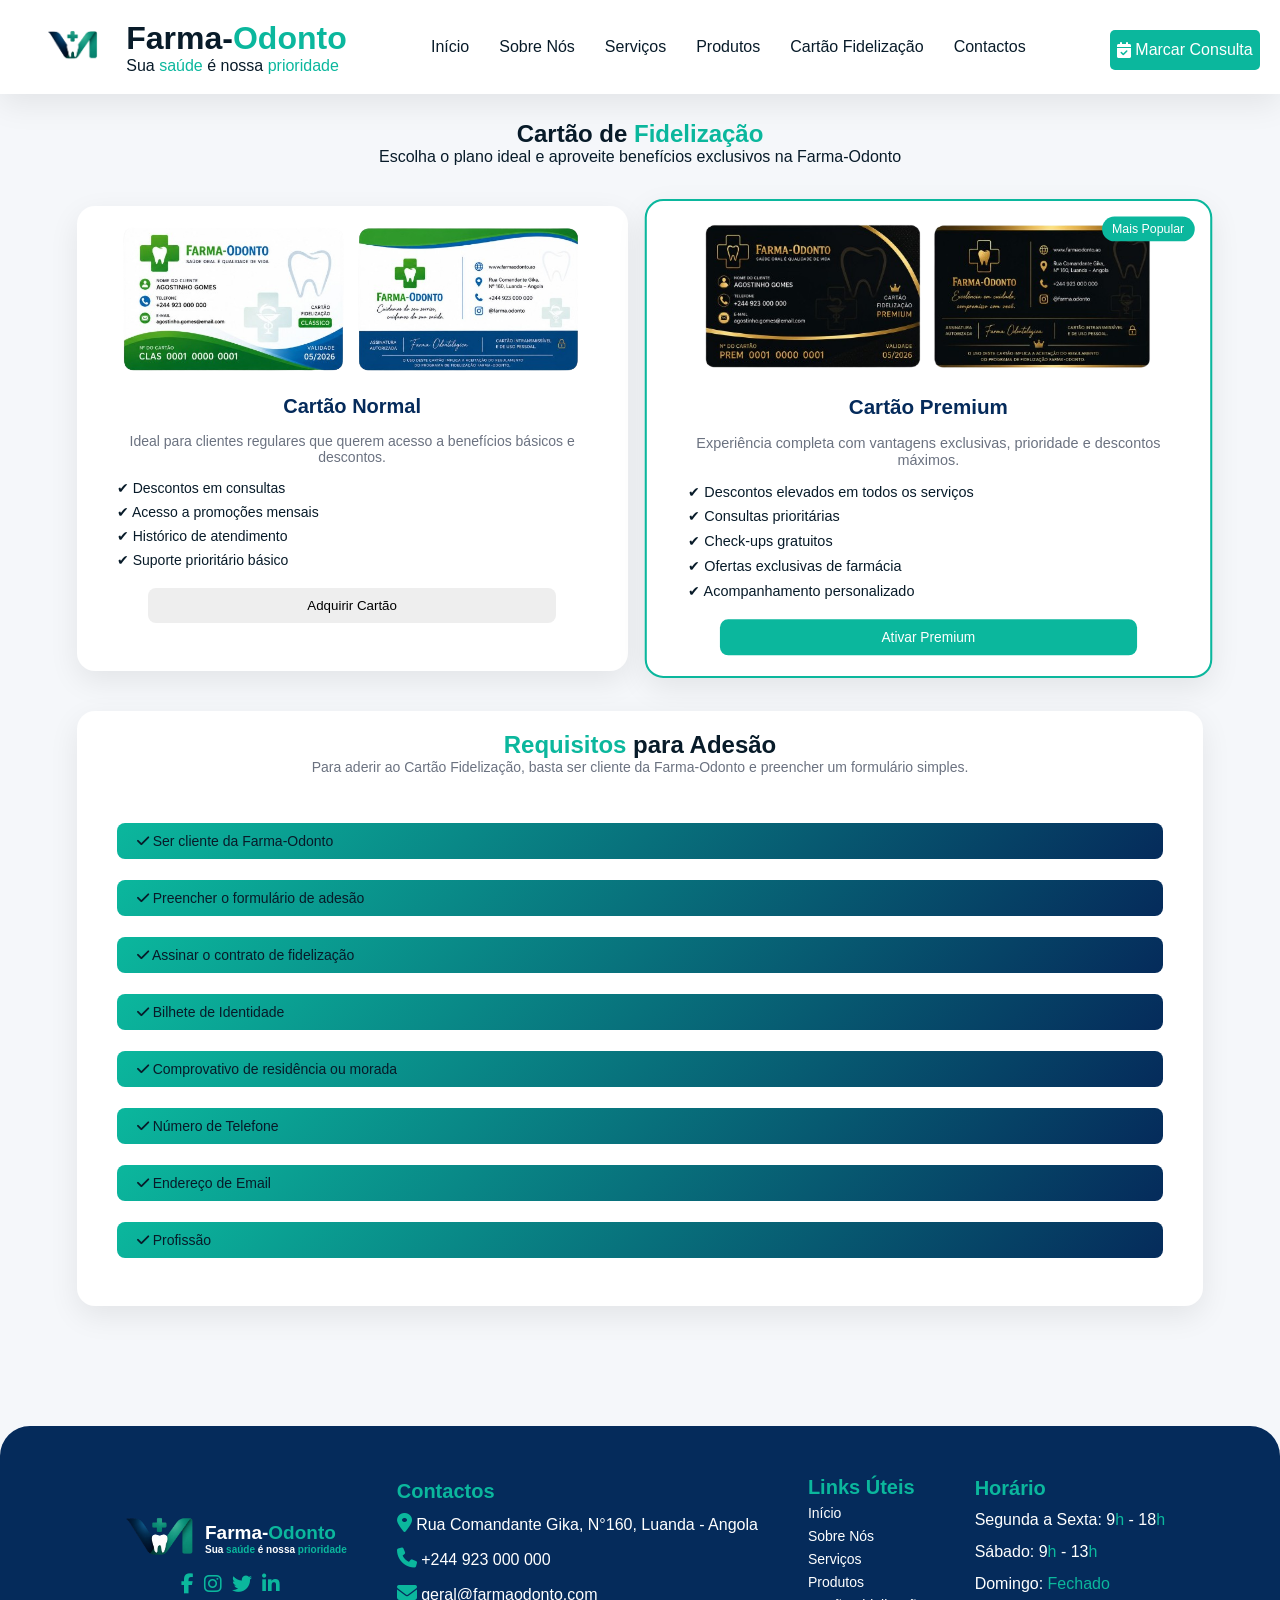
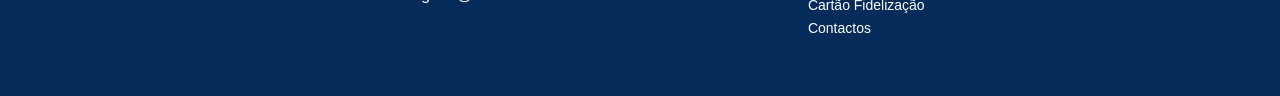
<file: fidelizacao.html>
<!DOCTYPE html>
<html lang="pt-pt">
<head>
    <meta charset="UTF-8">
    <meta name="viewport" content="width=device-width, initial-scale=1.0">
    <title>Farma-Odonto Clínica & Farmácia</title>
    <!--Link do CSS-->
    <link rel="stylesheet" href="Styles/style.css">
    <link rel="stylesheet" href="Styles/services.css"> 
    <link rel="stylesheet" href="Styles/fidelizacao.css"> 
    
    <!--Link JS-->
    <script src="JS/script.js" defer></script>
    <script src="JS/services.js" defer></script>
    <!--Link Awesome-->
    <link rel="stylesheet" href="https://cdnjs.cloudflare.com/ajax/libs/font-awesome/6.0.0-beta3/css/all.min.css">
    <link rel="stylesheet" href="https://cdnjs.cloudflare.com/ajax/libs/font-awesome/6.5.1/css/all.min.css" integrity="sha512-DTOQO9RWCH3ppGqcWaEA1BIZOC6xxalwEsw9c2QQeAIftl+Vegovlnee1c9QX4TctnWMn13TZye+giMm8e2LwA==" crossorigin="anonymous" referrerpolicy="no-referrer" />
    <!--Link do Favicon-->
    <link rel="shortcut icon" href="img/logoFarma.png" type="image/x-icon">

</head>
<body>
  <!--Header-->
    <header>
        <div class="logo-text">
            <div class="img">
                 <img src="img/logoFarma.png" alt="farma-Odonto" class="logo">
            </div>
            <div class="text-logo">    
                <h1>Farma-<span>Odonto</span></h1>
                <p>Sua <span>saúde</span> é nossa <span>prioridade</span></p>
            </div>
        </div>
        <nav>
            <ul class="nav-links">
                <li><a href="index.html">Início</a></li>
                <li><a href="sobre.html">Sobre Nós</a></li>
                <li><a href="servicos.html">Serviços</a></li>
                <li><a href="produtos.html">Produtos</a></li>
                <li><a href="fidelizacao.html">Cartão Fidelização</a></li>
                <li><a href="contactos.html">Contactos</a></li>
 
            </ul>
        </nav>  
      <a href="marcarConsulta.html" class="btn-central">
            <i class="fas fa-calendar-check"></i>  Marcar Consulta 
        </a>
    </header>


<section class="fidelizacao-section">

    <div class="services-header">
        <h2>Cartão de <span>Fidelização</span></h2>
        <p>Escolha o plano ideal e aproveite benefícios exclusivos na Farma-Odonto</p>
    </div>

    <div class="cards-grid">

        <!-- CARTÃO NORMAL -->
        <div class="service-card premium-card">

            <img src="img/fidelizacaoSimple.png" alt="Cartão Normal">

            <h4>Cartão Normal</h4>

            <p>
                Ideal para clientes regulares que querem acesso a benefícios básicos e descontos.
            </p>

            <ul>
                <li>✔ Descontos em consultas</li>
                <li>✔ Acesso a promoções mensais</li>
                <li>✔ Histórico de atendimento</li>
                <li>✔ Suporte prioritário básico</li>
            </ul>

            <button class="btn-card">Adquirir Cartão</button>

        </div>

        <!-- CARTÃO PREMIUM -->
        <div class="service-card premium-card highlight">

            <img src="img/fidelizacao.png" alt="Cartão Premium">

            <div class="badge">Mais Popular</div>

            <h4>Cartão Premium</h4>

            <p>
                Experiência completa com vantagens exclusivas, prioridade e descontos máximos.
            </p>

            <ul>
                <li>✔ Descontos elevados em todos os serviços</li>
                <li>✔ Consultas prioritárias</li>
                <li>✔ Check-ups gratuitos</li>
                <li>✔ Ofertas exclusivas de farmácia</li>
                <li>✔ Acompanhamento personalizado</li>
            </ul>

            <button class="btn-card primary">Ativar Premium</button>

        </div>

    </div>



    <div class="cards-grid">

        <!-- CARTÃO NORMAL -->
        <div class="service-card premium-card">
                <div class="services-header">
        <h2><span>Requisitos</span> para Adesão</h2>
        <p>Para aderir ao Cartão Fidelização, basta ser cliente da Farma-Odonto e preencher um formulário simples.</p>
        </div>


        <ul class="requisitos">
            <li> <i class="fas fa-check"></i> Ser cliente da Farma-Odonto</li>
            <li> <i class="fas fa-check"></i> Preencher o formulário de adesão</li>
            <li> <i class="fas fa-check"></i> Assinar o contrato de fidelização</li>
            <li> <i class="fas fa-check"></i> Bilhete de Identidade</li>
            <li> <i class="fas fa-check"></i> Comprovativo de residência ou morada</li>
            <li> <i class="fas fa-check"></i> Número de Telefone</li>
            <li> <i class="fas fa-check"></i> Endereço de Email</li>
            <li> <i class="fas fa-check"></i> Profissão</li>
        </ul>
            

        </div>






</section>


<footer>
    <div class="footer-content">
       <div class="footer1">
           <div class="logo-text">
                <div class="img">
                     <img src="img/logoFarma.png" alt="farma-Odonto" class="logo">
                </div>
                <div class="text-logo">
                    <h1>Farma-<span>Odonto</span></h1>
                    <p>Sua <span>saúde</span> é nossa <span>prioridade</span></p>
                </div>
            </div>
            <div class="footer-redes-sociais">
                <a href="#"><i class="fa-brands fa-facebook-f"></i></a>
                <a href="#"><i class="fa-brands fa-instagram"></i></a>
                <a href="#"><i class="fa-brands fa-twitter"></i></a>
                <a href="#"><i class="fa-brands fa-linkedin-in"></i></a>
            </div>
       </div>

         <div class="footer2">
              <h3>Contactos</h3>
              <li>
                  <p><i class="fa-solid fa-location-dot"></i> Rua Comandante Gika, N°160, Luanda - Angola</p>
              </li>
              <li>
                  <p><i class="fa-solid fa-phone"></i> +244 923 000 000</p>
              </li>
              <li>
                  <p><i class="fa-solid fa-envelope"></i> geral@farmaodonto.com</p>
              </li>
         </div>

        <div class="footer3">
            <h3>Links Úteis</h3>
            <ul>

            <li>
                <a href="#">Início</a>
                
            </li>
            <li>
                <a href="#">Sobre Nós</a>
            </li>
            <li>
                <a href="#">Serviços</a>
            </li>
            <li>
                <a href="#">Produtos</a>
            </li>
            <li>
                <a href="#">Cartão Fidelização</a>
            </li>
            <li>
                <a href="#">Contactos</a>
            </li>
            </ul>
        </div>


        <div class="footer4">
            <h3>Horário </h3>
            <p>Segunda a Sexta: 9<span>h</span> - 18<span>h</span></p>
            <p>Sábado: 9<span>h</span> - 13<span>h</span></p> 
            <p>Domingo: <span>Fechado</span></p>

        </div>

    </footer>

    
</body>
</html>
</file>
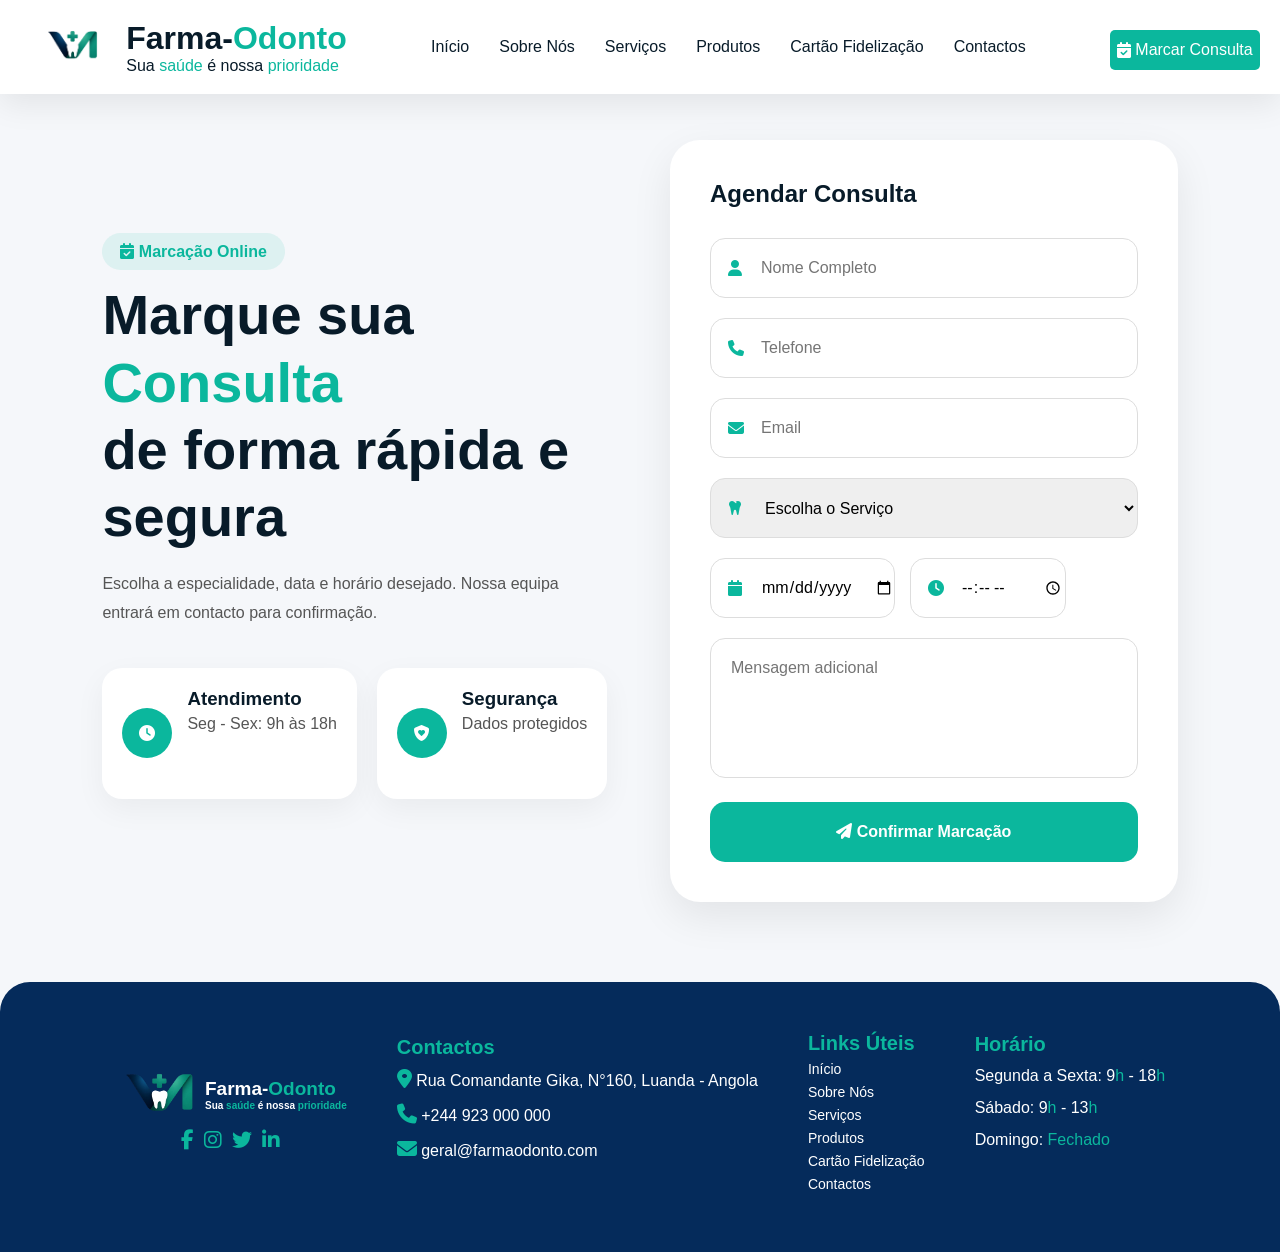
<file: marcarConsulta.html>
<!DOCTYPE html>
<html lang="pt-pt">
<head>
    <meta charset="UTF-8">
    <meta name="viewport" content="width=device-width, initial-scale=1.0">
    <title>Farma-Odonto Clínica & Farmácia</title>
    <!--Link do CSS-->
    <link rel="stylesheet" href="Styles/style.css">
     <link rel="stylesheet" href="Styles/marcarConsulta.css">
    <!--Link JS-->
    <script src="JS/script.js" defer></script>
    <!--Link Awesome-->
    <link rel="stylesheet" href="https://cdnjs.cloudflare.com/ajax/libs/font-awesome/6.0.0-beta3/css/all.min.css">
    <link rel="stylesheet" href="https://cdnjs.cloudflare.com/ajax/libs/font-awesome/6.5.1/css/all.min.css" integrity="sha512-DTOQO9RWCH3ppGqcWaEA1BIZOC6xxalwEsw9c2QQeAIftl+Vegovlnee1c9QX4TctnWMn13TZye+giMm8e2LwA==" crossorigin="anonymous" referrerpolicy="no-referrer" />
    <!--Link do Favicon-->
    <link rel="shortcut icon" href="img/logoFarma.png" type="image/x-icon">

</head>
<body>


    <section class="consulta">

    <div class="consulta-left">

        <span class="tag">
            <i class="fa-solid fa-calendar-check"></i>
            Marcação Online
        </span>

        <h1>
            Marque sua <span>Consulta</span> <br>
            de forma rápida e segura
        </h1>

        <p>
            Escolha a especialidade, data e horário desejado.
            Nossa equipa entrará em contacto para confirmação.
        </p>

        <div class="consulta-info">

            <div class="info-box">
                <i class="fa-solid fa-clock"></i>
                <div>
                    <h3>Atendimento</h3>
                    <p>Seg - Sex: 9h às 18h</p>
                </div>
            </div>

            <div class="info-box">
                <i class="fa-solid fa-shield-heart"></i>
                <div>
                    <h3>Segurança</h3>
                    <p>Dados protegidos</p>
                </div>
            </div>

        </div>

    </div>

    <div class="consulta-right">

        <form class="consulta-form">

            <h2>Agendar Consulta</h2>

            <div class="input-group">
                <i class="fa-solid fa-user"></i>
                <input type="text" placeholder="Nome Completo">
            </div>

            <div class="input-group">
                <i class="fa-solid fa-phone"></i>
                <input type="tel" placeholder="Telefone">
            </div>

            <div class="input-group">
                <i class="fa-solid fa-envelope"></i>
                <input type="email" placeholder="Email">
            </div>

            <div class="input-group">
                <i class="fa-solid fa-tooth"></i>

                <select>
                    <option>Escolha o Serviço</option>
                    <option>Ortodontia</option>
                    <option>Limpeza Dentária</option>
                    <option>Consulta Geral</option>
                    <option>Farmácia</option>
                </select>
            </div>

            <div class="duplo">

                <div class="input-group">
                    <i class="fa-solid fa-calendar"></i>
                    <input type="date">
                </div>

                <div class="input-group">
                    <i class="fa-solid fa-clock"></i>
                    <input type="time">
                </div>

            </div>

            <textarea placeholder="Mensagem adicional"></textarea>

            <button type="submit">
                <i class="fa-solid fa-paper-plane"></i>
                Confirmar Marcação
            </button>

        </form>

    </div>

</section>






    <!--Header-->
    <header>
        <div class="logo-text">
            <div class="img">
                 <img src="img/logoFarma.png" alt="farma-Odonto" class="logo">
            </div>
            <div class="text-logo">    
                <h1>Farma-<span>Odonto</span></h1>
                <p>Sua <span>saúde</span> é nossa <span>prioridade</span></p>
            </div>
        </div>
        <nav>
            <ul class="nav-links">
                <li><a href="index.html">Início</a></li>
                <li><a href="sobre.html">Sobre Nós</a></li>
                <li><a href="servicos.html">Serviços</a></li>
                <li><a href="produtos.html">Produtos</a></li>
                <li><a href="fidelizacao.html">Cartão Fidelização</a></li>
                <li><a href="contactos.html">Contactos</a></li>
 
            </ul>
        </nav>  
        <a href="marcarConsulta.html" class="btn-central">
            <i class="fas fa-calendar-check"></i>  Marcar Consulta 
        </a>
    </header>















<footer>
    <div class="footer-content">
       <div class="footer1">
           <div class="logo-text">
                <div class="img">
                     <img src="img/logoFarma.png" alt="farma-Odonto" class="logo">
                </div>
                <div class="text-logo">
                    <h1>Farma-<span>Odonto</span></h1>
                    <p>Sua <span>saúde</span> é nossa <span>prioridade</span></p>
                </div>
            </div>
            <div class="footer-redes-sociais">
                <a href="#"><i class="fa-brands fa-facebook-f"></i></a>
                <a href="#"><i class="fa-brands fa-instagram"></i></a>
                <a href="#"><i class="fa-brands fa-twitter"></i></a>
                <a href="#"><i class="fa-brands fa-linkedin-in"></i></a>
            </div>
       </div>

         <div class="footer2">
              <h3>Contactos</h3>
              <li>
                  <p><i class="fa-solid fa-location-dot"></i> Rua Comandante Gika, N°160, Luanda - Angola</p>
              </li>
              <li>
                  <p><i class="fa-solid fa-phone"></i> +244 923 000 000</p>
              </li>
              <li>
                  <p><i class="fa-solid fa-envelope"></i> geral@farmaodonto.com</p>
              </li>
         </div>

        <div class="footer3">
            <h3>Links Úteis</h3>
            <ul>

            <li>
                <a href="#">Início</a>
                
            </li>
            <li>
                <a href="#">Sobre Nós</a>
            </li>
            <li>
                <a href="#">Serviços</a>
            </li>
            <li>
                <a href="#">Produtos</a>
            </li>
            <li>
                <a href="#">Cartão Fidelização</a>
            </li>
            <li>
                <a href="#">Contactos</a>
            </li>
            </ul>
        </div>


        <div class="footer4">
            <h3>Horário </h3>
            <p>Segunda a Sexta: 9<span>h</span> - 18<span>h</span></p>
            <p>Sábado: 9<span>h</span> - 13<span>h</span></p> 
            <p>Domingo: <span>Fechado</span></p>
        </div>


    </footer>
</body>
</html>
</file>
<file: Styles/style.css>
/* style.css */

:root{
    --primary: #0bb79d;
    --secondary: #052b5b;
    --dark: #081b29;
    --light: #f5f7fa;
    --white: #ffffff;
    --gray: #6b7280;
    --shadow: 0 10px 30px rgba(0,0,0,.08);
}

*{
    margin:0;
    padding:0;
    box-sizing:border-box;
    font-family:'Poppins',sans-serif;
}

body{
    background: var(--light);
    color:var(--dark);
}

header{
    position:fixed;
    top:0;
    left:0;
    width:100%;
    background:#fff;
    box-shadow:var(--shadow);
    z-index:1000;
    display: flex;
    justify-content: space-between;
    padding: 10px 20px;
}

header img{
    height:50px;
    margin:10px 20px;
}

nav{
    display:flex;
    align-items:center;
    justify-content:space-between;
    padding:10px 20px;
}


nav ul{
    list-style:none;
    display:flex;
}

nav a{
    color:var(--dark);
    text-decoration:none;
    margin:0 15px;
    font-size:16px;
    transition:color .3s;
    outline: none;
}

nav a:hover{
    color:var(--primary);
    border-bottom: 1.5px solid var(--primary);
    font-weight: 800;
}

nav a.active{
    color:var(--secondary);
    border-bottom: 1.5px solid var(--secondary);
}

.logo-text{
    display: flex;
    align-items: center;
}

.btn-central{
    display: flex  ;
    align-items: center;
    justify-content: center;
    background:var(--primary);
    color:var(--white);
    border:none;
    width: 150px;
    height: 40px;
    margin-top: 20px;
    border-radius:5px;
    cursor:pointer;
    transition: .3s;
    text-decoration: none;
}

.btn-central i{
    margin-right: 4px;
}

.btn-central:hover{
    background:var(--secondary);
}

span{
    color:var(--primary);
}

.hero{
    height: 100vh;
    margin-top: 60px;
    /* Adicionamos o gradiente antes da imagem */
    background-image: linear-gradient(
        to right, 
        rgb(255, 255, 255) 0%,   /* Branco quase sólido na esquerda */
        rgb(255, 255, 255) 10%,  /* Começa a ficar mais transparente */
        rgba(255, 255, 255, 0) 100%    /* Totalmente transparente na direita */
    ), url("../img/hero.jpg");
    background-size: cover;
    background-position: center;
    background-repeat: no-repeat;
    display: flex;
    align-items: center;
    justify-content: center;
    text-align: center;
    color: white;
    padding: 20px;
    border-radius: 0 0 30px 30px;
}

.hero-content{
    max-width: 800px;
    display: flex;
    flex-direction: column;
    left: 35px;   
    position: absolute;

}

.hero-content h2{
    color: var(--secondary);
    font-size: 2rem;
    margin-bottom: 20px;
}

.hero-content p{

    color: var(--gray);
    font-size: 1.1rem;
    line-height: 1.7;
}

.hero-servicos{
    display: flex;
    justify-content: center;
    gap: 20px;
    margin-top: 40px;
}

.btn-servico{
    border: 2px solid var(--primary);
    color: var(--primary);
    padding: 10px 20px;
    border-radius: 5px;
    cursor: pointer;
    transition: background .3s;
    text-decoration: none;
}

.btn-servico:hover{
    border: 2px solid var(--secondary);
    background: var(--secondary);
    color: var(--white);
}

.btn-servicos{
    background: var(--primary);
    color: var(--white);
    border: none;
    padding: 10px 20px;
    border-radius: 5px;
    cursor: pointer;
    transition: background .3s;
    text-decoration: none;
}

.btn-servicos i{
    color: var(--white);    
    margin-right: 8px;
}

.btn-servicos:hover{
    background: var(--secondary);
}

.hero-services-plus{
    display: flex;
    justify-content: center;
    gap: 20px;
    margin-top: 40px;
}

.hero-services-plus div{
    display: flex;
    flex-direction: column;
    align-items: center;
      background: linear-gradient(135deg,#0bb79d,#052b5b);
    padding: 15px 50px;
    color: var(--white);
    border-radius: 10px 30px;
    text-align: center;
    width: 100px;
    font-size: 10px;
}



.hero-services-plus div:hover{
    background: var(--secondary);
}

.hero-services-plus div p{
    margin-top: 10px;
    font-size: 10px;
    color: white;
}

.second-hero{
    display: flex;
    align-items: center;
    justify-content: center;
    padding: 50px ;
    
}

.second-hero img{
    width: 150px;
    height: auto;
    border-radius: 10px;
}

.text-second{
    max-width: 500px;
    margin-right: 50px;
}

.text-second h1{
    font-size: 15px;
    color: var(--secondary);
    margin-bottom: 20px;
}

.text-second p{
    font-size: 10px;
}

.second-hero-content{
    border: 1px solid var(--primary);
    border-radius: 10px ;
    display: flex;
    align-items: center;
    justify-content: center;
    padding: 10px ;
}

    .services{
    width: 100%;
    padding: 80px 6%;
    display: flex;
    justify-content: center;
    gap: 20px;
    flex-wrap: nowrap;
    background: #f5f9ff;
}

.card{
    flex: 1;
    max-width: 260px;
    min-width: 220px;
    background: #fff;
    border-radius: 20px;
    overflow: hidden;
    box-shadow: 0 8px 25px rgba(0,0,0,0.08);
    transition: 0.3s ease;
}

.card:hover{
    transform: translateY(-8px);
}

.card img{
    width: 100%;
    height: 170px;
    object-fit: cover;
}

.card-content{
    padding: 20px;
}

.card-content h2{
    font-size: 22px;
    color: #081b29;
    margin-bottom: 10px;
}

.card-content p{
    color: #6b7280;
    line-height: 1.6;
    font-size: 15px;
    margin-bottom: 18px;
}

.card-content a{
    text-decoration: none;
    background: linear-gradient(135deg,#0bb79d,#052b5b);
    color: white;
    padding: 10px 18px;
    border-radius: 10px;
    display: inline-flex;
    align-items: center;
    gap: 8px;
    font-size: 14px;
    font-weight: 600;
}


.fide{
    max-width: 90vw;
    height: 14vh;
    display: flex;
    align-items: center;
    justify-content: center;
    position: relative;
    right: -60px;
    border-radius: 30px;
    gap: 50px;
    padding: 50px 40px;
    background: linear-gradient(90deg,#0bb79d,#052b5b);
    margin-bottom: 70px;
}

.fide img{
    width: 200px;
    height: auto;
    border-radius: 10px;
    transition: 0.3s;
}

.fide img:hover{
    transform: scale(1.1);
    transition: 0.3s;

}


.fide {
    color: white;
    text-align: center;
}

.fide .mais{
    text-decoration: none;
    background: linear-gradient(135deg,#0bb79d,#052b5b);
    color: white;
    padding: 10px;
    border-radius: 20px;        
    transform: scale(1);
}

.fide .mais:hover{
    background: linear-gradient(135deg,#052b5b, #0bb79d);
    color: white;
    padding: 10px;
    border-radius: 20px;        
    transform: scale(1.1);
     transition: 0.3s;
}

.dicas-card{
    display: flex;
    align-items: center;
    justify-content: center;
    gap: 5px;
    padding: 30px 10px;
}

.text-dicas{
    display: flex;
    text-align: center;
    flex-direction: column;
    gap: 10px;
    margin-bottom: -30px;
}

.text-dicas h2{
    color: var(--secondary);
    font-size: 20px;
}
.text-dicas p{
    color: var(--gray);
    font-size: 12px;
}

.dicas{
    display: flex;
    background-color: #e8eaebe5;
    flex-direction: column;
    align-items: center;
    justify-content: center;
    gap: 10px;
    padding: 50px 40px;
    width: 100%;
    height: 300px;
    margin-bottom: 90px;
}

.cards-dicas{
    background-color: white;
    display: flex;
    border-radius: 10px;
    align-items: center;
    justify-content: center;
    gap: 20px;
    margin: 20px;
    padding: 10px;
    box-shadow: var(--shadow);
}

.cards-dicas h3{
    color: var(--secondary);
    font-size: 12px;
    margin-bottom: 0px;
}

.cards-dicas p{
    color: var(--gray);
    font-size: 10px;
    line-height: 1;
    margin: 2px;
    margin-bottom: 20px;
}

.cards-dicas a{
    text-decoration: none;
    background: linear-gradient(135deg,#0bb79d,#052b5b);
    color: white;
    padding: 4px 10px;
    margin-bottom: 10px;
    border-radius: 20px;        
}

.cards-dicas img{
    width: 150px;
    height: 120px;
    border-radius: 10px;
    transition: 0.3s;
}


footer{
    background: var(--secondary);
    color: var(--white);
    display: flex;
    align-items: center;
    justify-content: center;
    gap: 20px;
    padding: 20px;
    flex-wrap: wrap;
    width: 100%;
    height: 30vh;
    border-radius: 30px 30px 0 0;
}

footer h3{
    font-size: 20px;
    color: var(--primary);
}

footer a{
    color: var(--white);
    text-decoration: none;
    font-size: 14px;
    transition: color .3s;
}

footer a:hover{
    color: var(--primary);
}

footer img{
    width: 90px;
    height: auto;
    transition: 0.3s;
}

.footer-content{
    display: flex;
    align-items: center;
    justify-content: center;
    gap: 50px;
}

footer .text-logo h1{
    font-size: 19px;
    font-weight: 600;
}

footer .text-logo p{
    font-size: 10px;
    font-weight: 600;
}

.footer-redes-sociais{
    display: flex;
    align-items: center;
    justify-content: center;
    gap: 10px;
}


.footer-redes-sociais i {
    gap: 10px;
    color: var(--primary);
    font-size: 20px;
    transition: color .3s;
}

footer i{
    color: var(--white);
    font-size: 20px;
    transition: color .3s;
}

footer i:hover{
    color: var(--white);
}

footer li{
    list-style: none;
    margin: 5px 0;
}

.footer1{
    margin-top: -25px;
}

 .footer3{
    margin-top: -5px;
}

.footer2{
    margin-top: -30px;
}


.footer4{
    margin-top: -50px;
    line-height: 2rem;
}

.footer2 i{
    align-items: center;
    color: var(--primary);
    margin: 5px 0;
}

.chatbot{
    position: fixed;
    bottom: 20px;
    right: 20px;
    z-index: 999;
}

.chat-btn{
    width: 60px;
    height: 50px;
    border-radius: 50%;
    border: none;
    background: linear-gradient(135deg,#0bb79d,#052b5b);
    color: white;
    font-size: 22px;
    cursor: pointer;
    box-shadow: 0 10px 25px rgba(0,0,0,.2);
}

.chat-box{
    width: 320px;
    height: 420px;
    background: white;
    border-radius: 20px;
    overflow: hidden;
    position: absolute;
    bottom: 80px;
    right: 0;
    display: none;
    flex-direction: column;
    box-shadow: 0 10px 40px rgba(0,0,0,.15);
}

.chat-header{
    display: flex;
    align-items: center;
    background: linear-gradient(135deg,#0bb79d,#052b5b);
    color: white;
    padding: 15px;
    font-weight: bold;
}

.chat-body{
    flex: 1;
    padding: 15px;
    overflow-y: auto;
}

.chat-footer{
    display: flex;
    padding: 10px;
    border-top: 1px solid #eee;
}

.chat-footer input{
    flex: 1;
    padding: 10px;
    border: 1px solid #ddd;
    border-radius: 10px;
    outline: none;
}

.chat-footer button{
    margin-left: 10px;
    padding: 10px 15px;
    border: none;
    background: linear-gradient(135deg,#0bb79d,#052b5b);
    color: white;
    border-radius: 10px;
}
</file>
<file: Styles/services.css>
.services-section{
    padding: 120px 6%;
}

.services-header{
    text-align:center;
    margin-bottom:30px;
}

.tabs{
    display:flex;
    justify-content:center;
    gap:10px;
    flex-wrap:wrap;
    margin-bottom:30px;
}

.tab{
    padding:10px 18px;
    border:none;
    background:#eee;
    cursor:pointer;
    border-radius:8px;
    transition:0.3s;
}

.tab.active{
    background:var(--primary);
    color:white;
}

.tab-content{
    display:none;
}

.tab-content.active{
    display:block;
}

.cards-grid{
    display:grid;
    grid-template-columns:repeat(auto-fit, minmax(250px, 1fr));
    gap:20px;
}

.service-card{
    background:white;
    border-radius:16px;
    overflow:hidden;
    box-shadow:0 10px 25px rgba(0,0,0,0.08);
    transition:0.3s;
}

.service-card:hover{
    transform:translateY(-8px);
}

.service-card img{
    width:100%;
    height:160px;
    object-fit:cover;
}

.service-card h4{
    margin:10px;
    color:var(--secondary);
}

.service-card p{
    margin:0 10px 15px;
    color:var(--gray);
    font-size:14px;
}
</file>
<file: Styles/fidelizacao.css>
.fidelizacao-section{
    padding:120px 6%;
    text-align:center;
}
    
.requisitos{
    display:flex;
    flex-direction: column;
    justify-content:center;
    gap:5px;
    margin-top:40px;
}

 .requisitos li{
    display:inline-block;
    padding:10px 20px;
    background: linear-gradient(135deg,#0bb79d,#052b5b);
    color:#fff;
    border-radius:8px;
    text-decoration:none;
    transition:0.3s;
 }

 

.requisitos li:hover{
    background:var(--secondary);
    color: white;
}

.cards-grid{
    display:grid;
    grid-template-columns:repeat(auto-fit, minmax(280px, 1fr));
    gap:25px;
    margin-top:40px;
}

.premium-card{
    background:#fff;
    border-radius:18px;
    overflow:hidden;
    box-shadow:0 10px 30px rgba(0,0,0,0.08);
    padding:20px;
    padding-bottom:20px;
    position:relative;
    transition:0.3s;
}

.premium-card:hover{
    transform:translateY(-10px);
}

.premium-card img{
    width:90%;
    height:150px;
    object-fit:cover;
}

.premium-card h4{
    margin:15px;
    color:var(--secondary);
    font-size:20px;
}

.premium-card p{
    margin:0 15px 15px;
    color:var(--gray);
    font-size:14px;
}

.premium-card ul{
    list-style:none;
    text-align:left;
    padding:0 20px;
    margin-bottom:20px;
}

.premium-card ul li{
    font-size:14px;
    margin:8px 0;
    color:var(--dark);
}

.btn-card{
    width:80%;
    padding:10px;
    border:none;
    border-radius:8px;
    cursor:pointer;
    background:#eee;
    transition:0.3s;
}

.btn-card.primary{
    background:var(--primary);
    color:#fff;
}

.btn-card:hover{
    background:var(--secondary);
    color:#fff;
}

/* CARTÃO DESTAQUE */
.highlight{
    border:2px solid var(--primary);
    transform:scale(1.03);
}

/* BADGE */
.badge{
    position:absolute;
    top:15px;
    right:15px;
    background:var(--primary);
    color:white;
    padding:5px 10px;
    border-radius:20px;
    font-size:12px;
}
</file>
<file: Styles/marcarConsulta.css>
.consulta{
    min-height: 100vh;
    padding: 140px 8% 80px;

    display: grid;
    grid-template-columns: 1fr 1fr;
    gap: 60px;
    align-items: center;

    background: #f5f7fa;
}

.consulta-left h1{
    font-size: 3.5rem;
    line-height: 1.2;
    color: #081b29;
    margin: 20px 0;
}

.consulta-left h1 span{
    color: #0bb79d;
}

.consulta-left p{
    color: #555;
    line-height: 1.8;
    margin-bottom: 40px;
}

.tag{
    background: rgba(11,183,157,.1);
    color: #0bb79d;
    padding: 10px 18px;
    border-radius: 30px;
    font-weight: 600;
}

.consulta-info{
    display: flex;
    gap: 20px;
    margin-top: 30px;
}

.info-box{
    background: white;
    padding: 20px;
    border-radius: 20px;
    display: flex;
    align-items: center;
    gap: 15px;
    box-shadow: 0 10px 30px rgba(0,0,0,.05);
}

.info-box i{
    width: 50px;
    height: 50px;
    background: #0bb79d;
    color: white;
    border-radius: 50%;
    display: flex;
    align-items: center;
    justify-content: center;
}

.consulta-form{
    background: white;
    padding: 40px;
    border-radius: 30px;
    box-shadow: 0 15px 40px rgba(0,0,0,.08);
}

.consulta-form h2{
    margin-bottom: 30px;
    color: #081b29;
}

.input-group{
    position: relative;
    margin-bottom: 20px;
}

.input-group i{
    position: absolute;
    left: 18px;
    top: 50%;
    transform: translateY(-50%);
    color: #0bb79d;
}

.input-group input,
.input-group select{
    width: 100%;
    height: 60px;
    border: 1px solid #ddd;
    border-radius: 15px;
    padding-left: 50px;
    outline: none;
    font-size: 1rem;
}

textarea{
    width: 100%;
    height: 140px;
    border: 1px solid #ddd;
    border-radius: 15px;
    padding: 20px;
    resize: none;
    outline: none;
    margin-bottom: 20px;
    font-size: 1rem;
}

.duplo{
    display: flex;
    gap: 15px;
}

.consulta-form button{
    width: 100%;
    height: 60px;
    border: none;
    border-radius: 15px;
    background: #0bb79d;
    color: white;
    font-size: 1rem;
    font-weight: 600;
    cursor: pointer;
    transition: .3s;
}

.consulta-form button:hover{
    transform: translateY(-3px);
}

@media(max-width: 980px){

    .consulta{
        grid-template-columns: 1fr;
    }

    .consulta-left h1{
        font-size: 2.5rem;
    }

    .consulta-info{
        flex-direction: column;
    }

    .duplo{
        flex-direction: column;
    }

}
</file>
